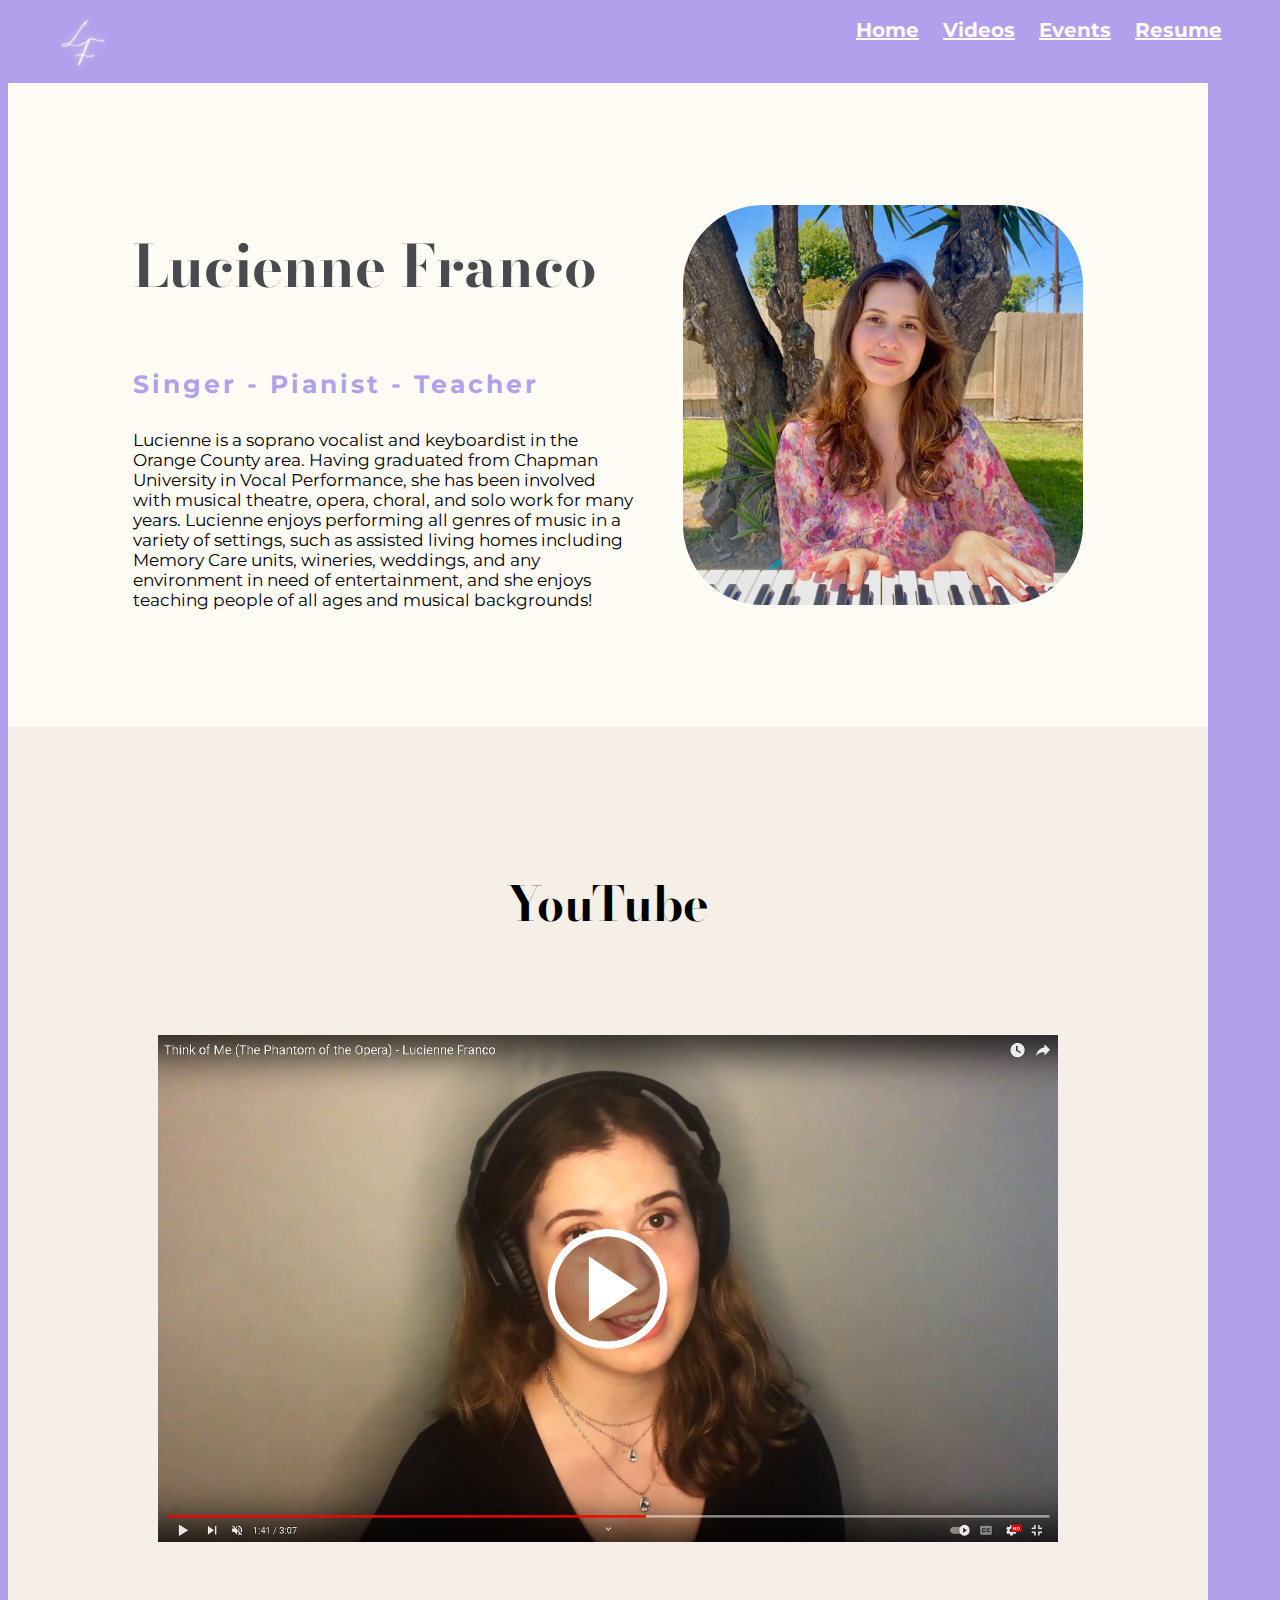
<file: index.html>
<!DOCTYPE html>
<html lang="en">
<head>
  <meta charset="UTF-8">
  <meta name="viewport" content="width=device-width, initial-scale=1.0">
  <link rel="preconnect" href="https://fonts.googleapis.com">
  <link rel="preconnect" href="https://fonts.gstatic.com" crossorigin>
  <link href="https://fonts.googleapis.com/css2?family=Bodoni+Moda:opsz,wght@6..96,500&family=Montserrat&display=swap" rel="stylesheet">
  <link rel="stylesheet" href="https://cdn.jsdelivr.net/npm/bootstrap@4.1.3/dist/css/bootstrap.min.css" integrity="sha384-MCw98/SFnGE8fJT3GXwEOngsV7Zt27NXFoaoApmYm81iuXoPkFOJwJ8ERdknLPMO" crossorigin="anonymous">
  <link rel="stylesheet" href="./css/styles.css">
  <title>Lucienne Franco</title>
</head>
<body>

  <nav class="navbar-background">
    <div class="navbar container">  
      <a href="./index.html"><img src="./assets/img/LF.png" class="title-logo" alt=""></a>
        <div class="links secondary-text">
            <a href="./index.html">Home</a>
            <a href="./public/videos.html" class="">Videos</a>
            <a href="./public/events.html" class="">Events</a>
            <a href="./public/resume.html" class="">Resume</a>
            <!-- <a href="./public/contact.html" class="">Contact</a> -->
        </div>
        <div class="dropdown">
          <button onclick="dropDown()" class="dropbtn">
            <img src="./assets/img/menu.svg" class="dropbtn" alt="">
          </button>
          <div id="myDropdown" class="dropdown-content">
            <a href="./index.html">Home</a>
            <a href="./public/videos.html" class="">Videos</a>
            <a href="./public/events.html" class="">Events</a>
            <a href="./public/resume.html" class="">Resume</a>
            <!-- <a href="./public/contact.html" class="">Contact</a> -->
          </div>
        </div> 
    </div>
  </nav>

  <div class="container primary-background primary-padding" id="hero">
    <div class="flexbox-horiz">
      <div class="flexbox-vert">
        <h1 class="title-top primary-text">Lucienne Franco</h1>
        <h2 class="title-bottom secondary-text">Singer - Pianist - Teacher</h2>
        <p class="secondary-text">
            Lucienne is a soprano vocalist and keyboardist in the Orange County area. Having graduated from Chapman University in Vocal Performance, 
            she has been involved with musical theatre, opera, choral, and solo work for many years. Lucienne enjoys performing all genres of music in a variety 
            of settings, such as assisted living homes including Memory Care units, wineries, weddings, and any environment in need of entertainment, and she 
            enjoys teaching people of all ages and musical backgrounds!
          </p>
      </div>
      <img src="./assets/img/lucienne.jpg" class="hero-image" alt="">
    </div>
  </div>
  
  <div class="container secondary-background primary-padding" id="youtube-section">
    <div class="youtube">
      <h2 class="primary-text">YouTube</h2>
      <a href="https://www.youtube.com/@luciennefranco3930"><img src="./assets/img/youtube.png" alt=""></a>
    </div>
  </div>

  <!-- <footer class="flexbox-horiz">
    <h5 class="secondary-text">Contact: </h5>
    <div class="flexbox-vert">
      <a href="./index.html">Home</a>
      <a href="./public/videos.html" class="">Videos</a>
      <a href="./public/events.html" class="">Events</a>
      <a href="./public/resume.html" class="">Resume</a> -->
      <!-- <a href="./public/contact.html" class="">Contact</a> -->
    <!-- </div>
  </footer> -->

<script src="./js/index.js"></script>
</body>
</html>
</file>
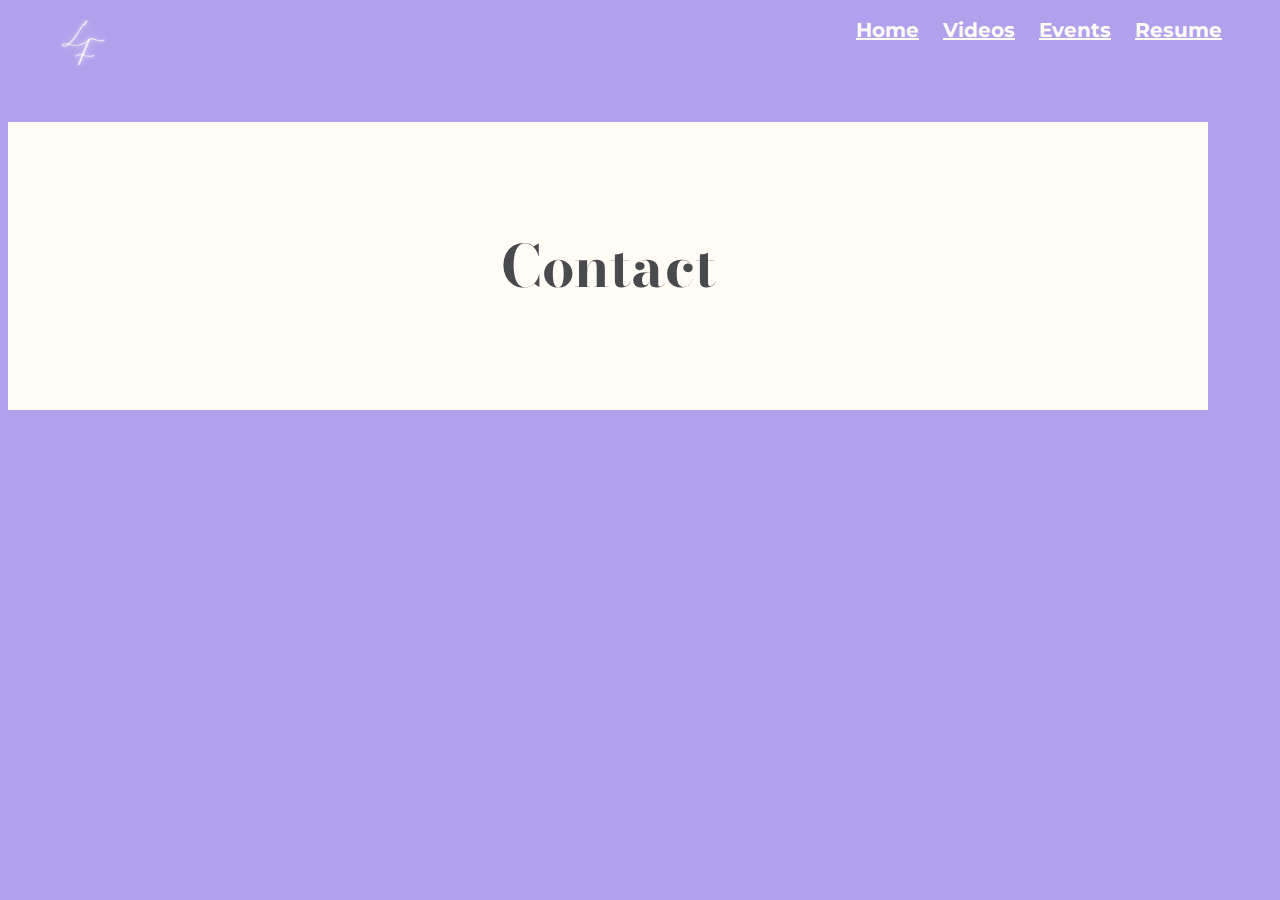
<file: public/contact.html>
<!DOCTYPE html>
<html lang="en">
<head>
  <meta charset="UTF-8">
  <meta name="viewport" content="width=device-width, initial-scale=1.0">
  <link rel="preconnect" href="https://fonts.googleapis.com">
  <link rel="preconnect" href="https://fonts.gstatic.com" crossorigin>
  <link href="https://fonts.googleapis.com/css2?family=Bodoni+Moda:opsz,wght@6..96,500&family=Montserrat&display=swap" rel="stylesheet">
  <link rel="stylesheet" href="https://cdn.jsdelivr.net/npm/bootstrap@4.1.3/dist/css/bootstrap.min.css" integrity="sha384-MCw98/SFnGE8fJT3GXwEOngsV7Zt27NXFoaoApmYm81iuXoPkFOJwJ8ERdknLPMO" crossorigin="anonymous">
  <link rel="stylesheet" href="../css/styles.css">
  <title>Lucienne Franco</title>
</head>
<body>

  <nav class="navbar-background">
    <div class="navbar container">  
        <a href="../index.html"><img src="../assets/img/LF.png" class="title-logo" alt=""></a>
        <div class="links secondary-text">
            <a href="../index.html">Home</a>
            <a href="../public/videos.html" class="">Videos</a>
            <a href="../public/events.html" class="">Events</a>
            <a href="../public/resume.html" class="">Resume</a>
            <!-- <a href="../public/contact.html" class="">Contact</a> -->
        </div>
        <div class="dropdown">
            <button onclick="dropDown()" class="dropbtn">
                <img src="../assets/img/menu.svg" class="dropbtn" alt="">
            </button>
            <div id="myDropdown" class="dropdown-content">
                <a href="../index.html">Home</a>
                <a href="../public/videos.html" class="">Videos</a>
                <a href="../public/events.html" class="">Events</a>
                <a href="../public/resume.html" class="">Resume</a>
                <!-- <a href="../public/contact.html" class="">Contact</a> -->
            </div>
        </div> 
    </div>
</nav>

  <div class="primary-background container" id="hero-alt">
    <div class="center-text">
        <h1 class="title-top primary-text primary-padding">Contact</h1>
        
    </div>
  </div>

</body>
</html>
</file>
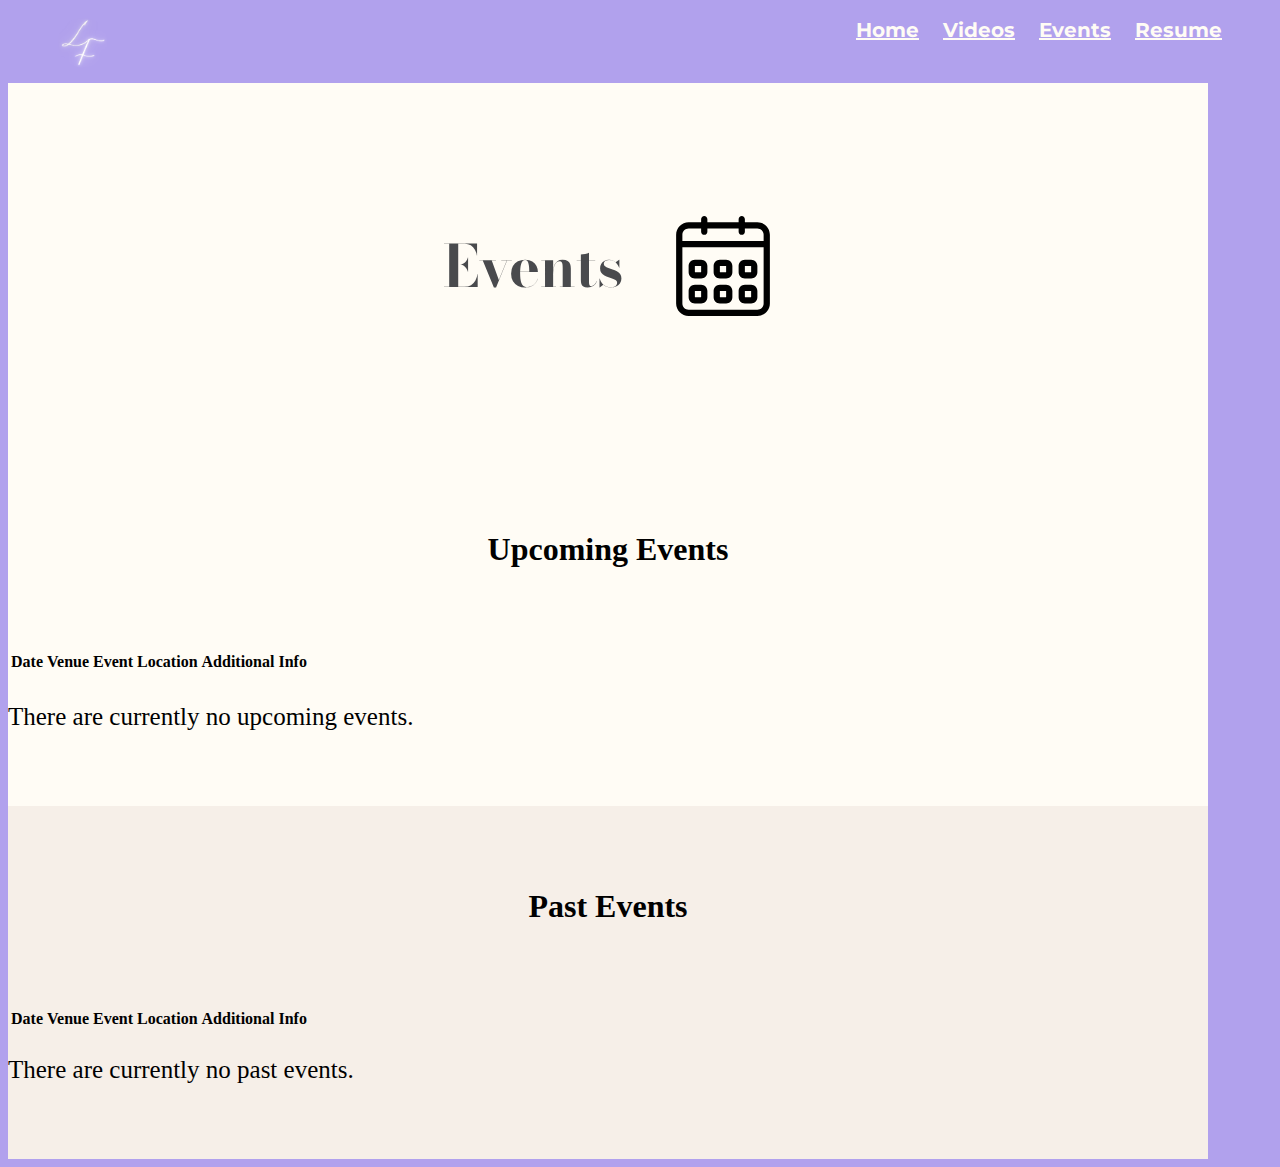
<file: public/events.html>
<!DOCTYPE html>
<html lang="en">
<head>
  <meta charset="UTF-8">
  <meta name="viewport" content="width=device-width, initial-scale=1.0">
  <link rel="preconnect" href="https://fonts.googleapis.com">
  <link rel="preconnect" href="https://fonts.gstatic.com" crossorigin>
  <link href="https://fonts.googleapis.com/css2?family=Bodoni+Moda:opsz,wght@6..96,500&family=Montserrat&display=swap" rel="stylesheet">
  <link rel="stylesheet" href="https://cdn.jsdelivr.net/npm/bootstrap@4.1.3/dist/css/bootstrap.min.css" integrity="sha384-MCw98/SFnGE8fJT3GXwEOngsV7Zt27NXFoaoApmYm81iuXoPkFOJwJ8ERdknLPMO" crossorigin="anonymous">
  <link rel="stylesheet" href="../css/styles.css">
  <title>Lucienne Franco</title>
</head>

<body>
    <nav class="navbar-background">
        <div class="navbar container">  
            <a href="../index.html"><img src="../assets/img/LF.png" class="title-logo" alt=""></a>
            <div class="links secondary-text">
                <a href="../index.html">Home</a>
                <a href="../public/videos.html" class="">Videos</a>
                <a href="../public/events.html" class="">Events</a>
                <a href="../public/resume.html" class="">Resume</a>
                <!-- <a href="../public/contact.html" class="">Contact</a> -->
            </div>
            <div class="dropdown">
                <button onclick="dropDown()" class="dropbtn">
                    <img src="../assets/img/menu.svg" class="dropbtn" alt="">
                </button>
                <div id="myDropdown" class="dropdown-content">
                    <a href="../index.html">Home</a>
                    <a href="../public/videos.html" class="">Videos</a>
                    <a href="../public/events.html" class="">Events</a>
                    <a href="../public/resume.html" class="">Resume</a>
                    <!-- <a href="../public/contact.html" class="">Contact</a> -->
                </div>
            </div> 
        </div>
    </nav>

    <div class="primary-background primary-padding container" id="hero-alt">
        <div class="flexbox-horiz">
            <h1 class="title-top primary-text">Events</h1>
            <img class="hero-image-alt" src="../assets/img/calendar.svg" alt="">
        </div>
    </div>

  
    <div class="event-schedule-area-two bg-color pad100 container primary-background" id="upcoming-events-table">
        <h3 class="event-list-title">Upcoming Events</h3>
        <div class="container">
            <div class="row">
                <div class="col-lg-12">
                    <div class="tab-content" id="myTabContent">
                        <div class="tab-pane fade active show" id="home" role="tabpanel">
                            <div class="table-responsive">
                                <table class="table">
                                    <thead>
                                        <tr>
                                            <th class="" scope="col">Date</th>
                                            <th scope="col">Venue </th>
                                            <th scope="col">Event</th>
                                            <th scope="col">Location </th>
                                            <th class="text-right" scope="col">Additional Info</th>
                                        </tr>
                                    </thead>
                                    <tbody>
                                        <tr class="inner-box">
                                            <th scope="row">
                                                <div class="event-date">
                                                    <!-- <span>Day</span>
                                                    <p>Month</p> -->
                                                </div>
                                            </th>
                                            <td>
                                                <div class="event-img">
                                                    <!-- <img src="" alt="" /> -->
                                                </div>
                                            </td>
                                            <td>
                                                <div class="event-wrap">
                                                    <!-- <h3>Event Name</h3>         
                                                    <div class="time">
                                                        <span>00:00 AM - 00:00 AM</span>
                                                    </div> -->
                                                </div>
                                            </td>
                                            <td>
                                                <div class="r-no">
                                                    <!-- <span>Address</span> -->
                                                </div>
                                            </td>
                                            <td>
                                                <div class="primary-btn">
                                                    <!-- <a class="btn btn-secondary disabled" href="#">Read More</a> -->
                                                </div>
                                            </td>
                                        </tr>
                                        <!-- <tr class="inner-box">
                                            <th scope="row">
                                                <div class="event-date">
                                                    <span>Day</span>
                                                    <p>Month</p>
                                                </div>
                                            </th>
                                            <td>
                                                <div class="event-img">
                                                    <img src="" alt="" />
                                                </div>
                                            </td>
                                            <td>
                                                <div class="event-wrap">
                                                    <h3>Event Name</h3>          
                                                    <div class="time">
                                                        <span>00:00 AM - 00:00 AM</span>
                                                    </div>
                                                </div>
                                            </td>
                                            <td>
                                                <div class="r-no">
                                                    <span>Address</span>
                                                </div>
                                            </td>
                                            <td>
                                                <div class="primary-btn">
                                                    <a class="btn btn-secondary disabled" href="#">Read More</a>
                                                </div>
                                            </td>
                                        </tr> -->
                                        <!-- <tr class="inner-box">
                                            <th scope="row">
                                                <div class="event-date">
                                                    <span>Day</span>
                                                    <p>Month</p>
                                                </div>
                                            </th>
                                            <td>
                                                <div class="event-img">
                                                    <img src="" alt="" />
                                                </div>
                                            </td>
                                            <td>
                                                <div class="event-wrap">
                                                    <h3>Event Name</h3>          
                                                    <div class="time">
                                                        <span>00:00 AM - 00:00 AM</span>
                                                    </div>
                                                </div>
                                            </td>
                                            <td>
                                                <div class="r-no">
                                                    <span>Address</span>
                                                </div>
                                            </td>
                                            <td>
                                                <div class="primary-btn">
                                                    <a class="btn btn-secondary disabled" href="#">Read More</a>
                                                </div>
                                            </td>
                                        </tr> -->
                                    </tbody>
                                </table>
                                <p>There are currently no upcoming events.</p>
                            </div>
                        </div>
                    </div>
                </div>
            </div>
        </div>
    </div>

    <div class="event-schedule-area-two bg-color pad100 container secondary-background" id="past-events-table">
        <h3  class="event-list-title">Past Events</h3>
        <div class="container">
            <div class="row">
                <div class="col-lg-12">
                    <div class="tab-content" id="myTabContent">
                        <div class="tab-pane fade active show" id="home" role="tabpanel">
                            <div class="table-responsive">
                                <table class="table">
                                    <thead>
                                        <tr>
                                            <th class="" scope="col">Date</th>
                                            <th scope="col">Venue </th>
                                            <th scope="col">Event</th>
                                            <th scope="col">Location </th>
                                            <th class="text-right" scope="col">Additional Info</th>
                                        </tr>
                                    </thead>
                                    <tbody>
                                        <!-- <tr class="inner-box">
                                            <th scope="row">
                                                <div class="event-date">
                                                    <span>Day</span>
                                                    <p>Month</p>
                                                </div>
                                            </th>
                                            <td>
                                                <div class="event-img">
                                                    <img src="" alt="" />
                                                </div>
                                            </td>
                                            <td>
                                                <div class="event-wrap">
                                                    <h3>Event Name</h3>          
                                                    <div class="time">
                                                        <span>00:00 AM - 00:00 AM</span>
                                                    </div>
                                                </div>
                                            </td>
                                            <td>
                                                <div class="r-no">
                                                    <span>Address</span>
                                                </div>
                                            </td>
                                            <td>
                                                <div class="primary-btn">
                                                    <a class="btn btn-secondary disabled" href="#">Read More</a>
                                                </div>
                                            </td>
                                        </tr>
                                        <tr class="inner-box">
                                            <th scope="row">
                                                <div class="event-date">
                                                    <span>Day</span>
                                                    <p>Month</p>
                                                </div>
                                            </th>
                                            <td>
                                                <div class="event-img">
                                                    <img src="" alt="" />
                                                </div>
                                            </td>
                                            <td>
                                                <div class="event-wrap">
                                                    <h3>Event Name</h3>          
                                                    <div class="time">
                                                        <span>00:00 AM - 00:00 AM</span>
                                                    </div>
                                                </div>
                                            </td>
                                            <td>
                                                <div class="r-no">
                                                    <span>Address</span>
                                                </div>
                                            </td>
                                            <td>
                                                <div class="primary-btn">
                                                    <a class="btn btn-secondary disabled" href="#">Read More</a>
                                                </div>
                                            </td>
                                        </tr>
                                        <tr class="inner-box">
                                            <th scope="row">
                                                <div class="event-date">
                                                    <span>Day</span>
                                                    <p>Month</p>
                                                </div>
                                            </th>
                                            <td>
                                                <div class="event-img">
                                                    <img src="" alt="" />
                                                </div>
                                            </td>
                                            <td>
                                                <div class="event-wrap">
                                                    <h3>Event Name</h3>          
                                                    <div class="time">
                                                        <span>00:00 AM - 00:00 AM</span>
                                                    </div>
                                                </div>
                                            </td>
                                            <td>
                                                <div class="r-no">
                                                    <span>Address</span>
                                                </div>
                                            </td>
                                            <td>
                                                <div class="primary-btn">
                                                    <a class="btn btn-secondary disabled" href="#">Read More</a>
                                                </div>
                                            </td>
                                        </tr> -->
                                    </tbody>
                                </table>
                                <p>There are currently no past events.</p>
                            </div>
                        </div>
                    </div>
                </div>
            </div>
        </div>
    </div>
    

<script src="../js/index.js"></script>
</body>
</html>
</file>
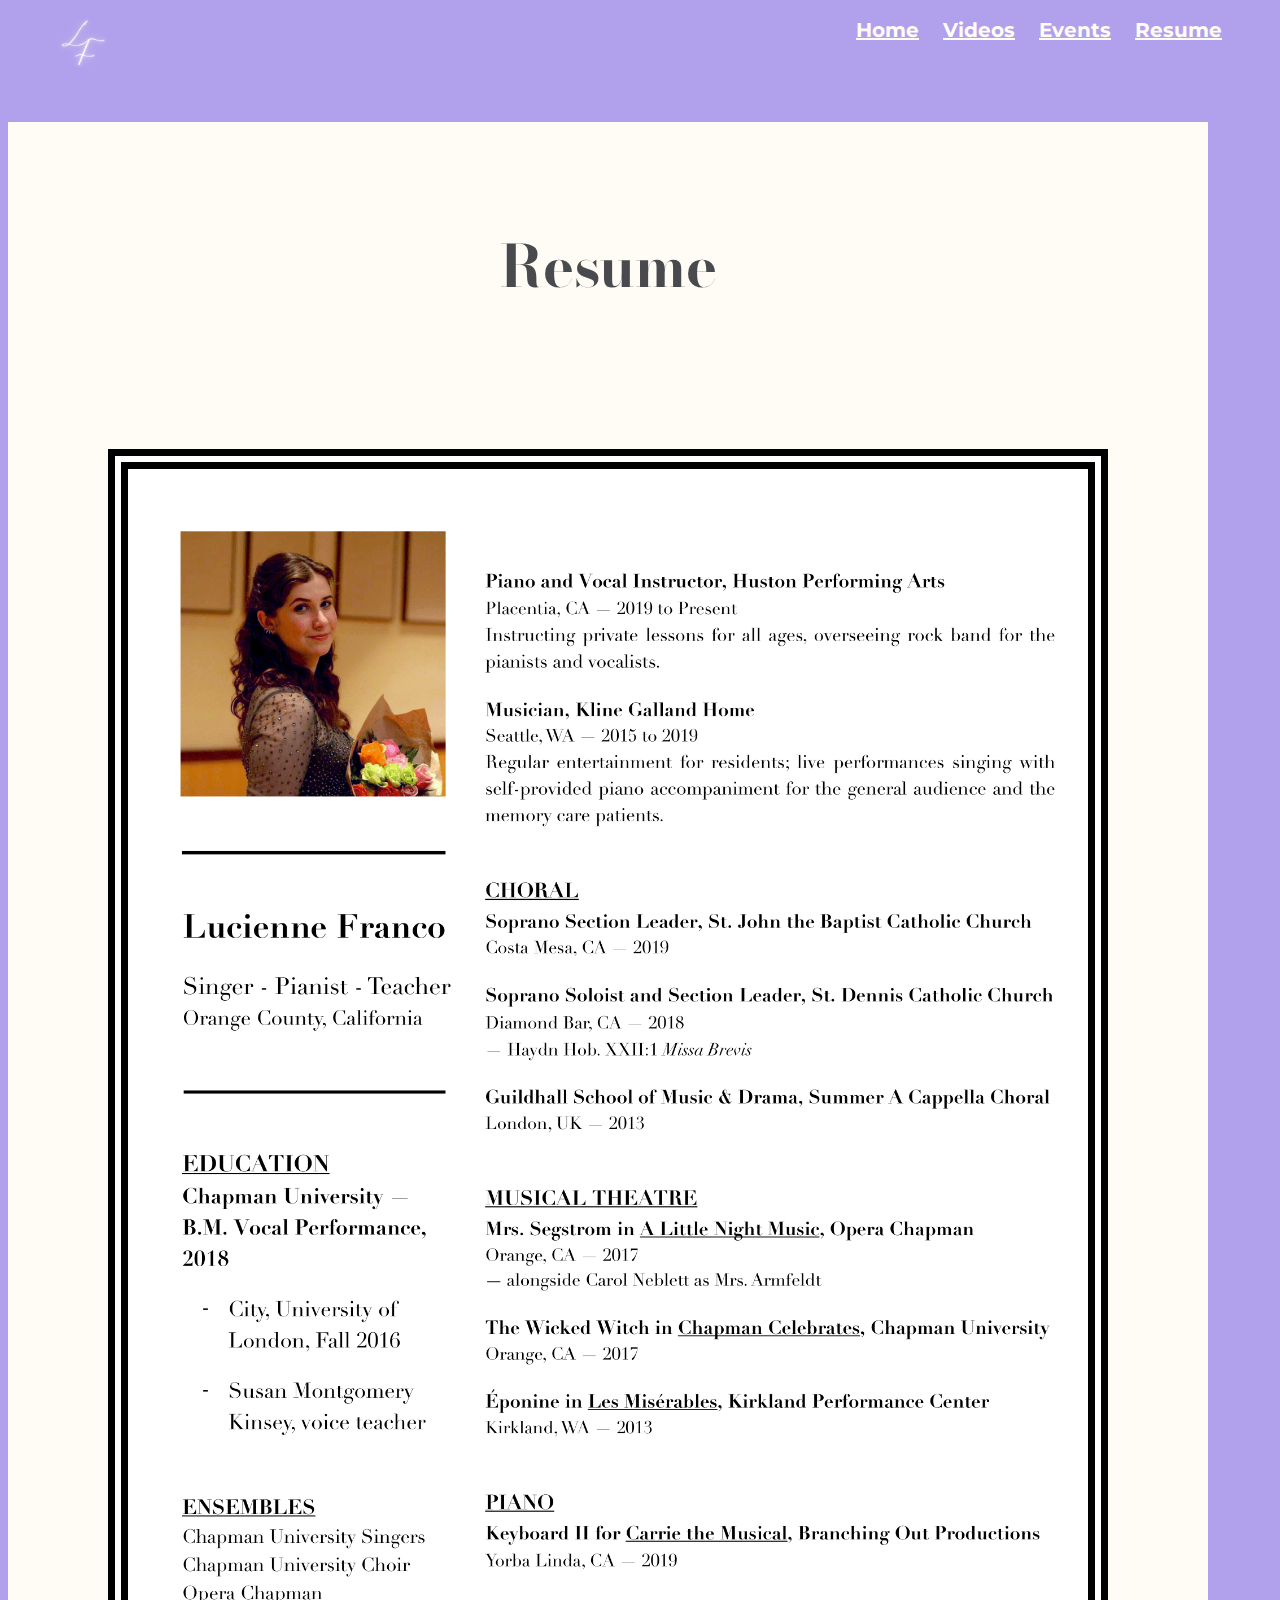
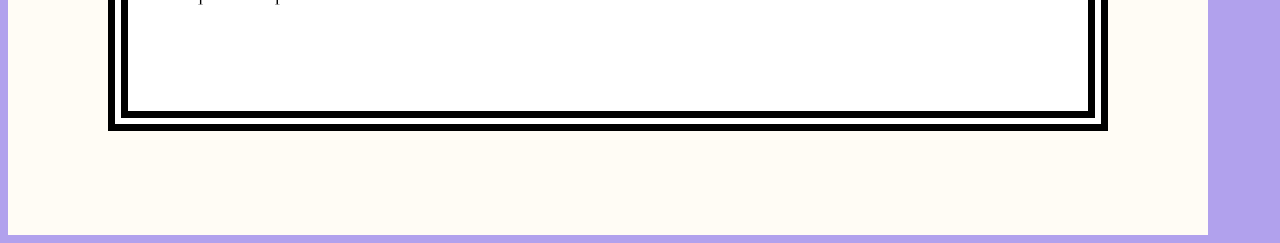
<file: public/resume.html>
<!DOCTYPE html>
<html lang="en">
<head>
  <meta charset="UTF-8">
  <meta name="viewport" content="width=device-width, initial-scale=1.0">
  <link rel="preconnect" href="https://fonts.googleapis.com">
  <link rel="preconnect" href="https://fonts.gstatic.com" crossorigin>
  <link href="https://fonts.googleapis.com/css2?family=Bodoni+Moda:opsz,wght@6..96,500&family=Montserrat&display=swap" rel="stylesheet">
  <link rel="stylesheet" href="https://cdn.jsdelivr.net/npm/bootstrap@4.1.3/dist/css/bootstrap.min.css" integrity="sha384-MCw98/SFnGE8fJT3GXwEOngsV7Zt27NXFoaoApmYm81iuXoPkFOJwJ8ERdknLPMO" crossorigin="anonymous">
  <link rel="stylesheet" href="../css/styles.css">
  <title>Lucienne Franco</title>
</head>
<body>

  <nav class="navbar-background">
    <div class="navbar container">  
        <a href="../index.html"><img src="../assets/img/LF.png" class="title-logo" alt=""></a>
        <div class="links secondary-text">
            <a href="../index.html">Home</a>
            <a href="../public/videos.html" class="">Videos</a>
            <a href="../public/events.html" class="">Events</a>
            <a href="../public/resume.html" class="">Resume</a>
            <!-- <a href="../public/contact.html" class="">Contact</a> -->
        </div>
        <div class="dropdown">
            <button onclick="dropDown()" class="dropbtn">
                <img src="../assets/img/menu.svg" class="dropbtn" alt="">
            </button>
            <div id="myDropdown" class="dropdown-content">
                <a href="../index.html">Home</a>
                <a href="../public/videos.html" class="">Videos</a>
                <a href="../public/events.html" class="">Events</a>
                <a href="../public/resume.html" class="">Resume</a>
                <!-- <a href="../public/contact.html" class="">Contact</a> -->
            </div>
        </div> 
    </div>
</nav>

  <div class="primary-background container" id="hero-alt">
    <div class="center-text">
        <h1 class="title-top primary-text primary-padding">Resume</h1>
        <div id="resume"> 
            <img src="../assets/img/lucyResume.png" alt="" width="80%">
        </div>
    </div>
  </div>
   
<script src="../js/index.js"></script>
</body>
</html>
</file>
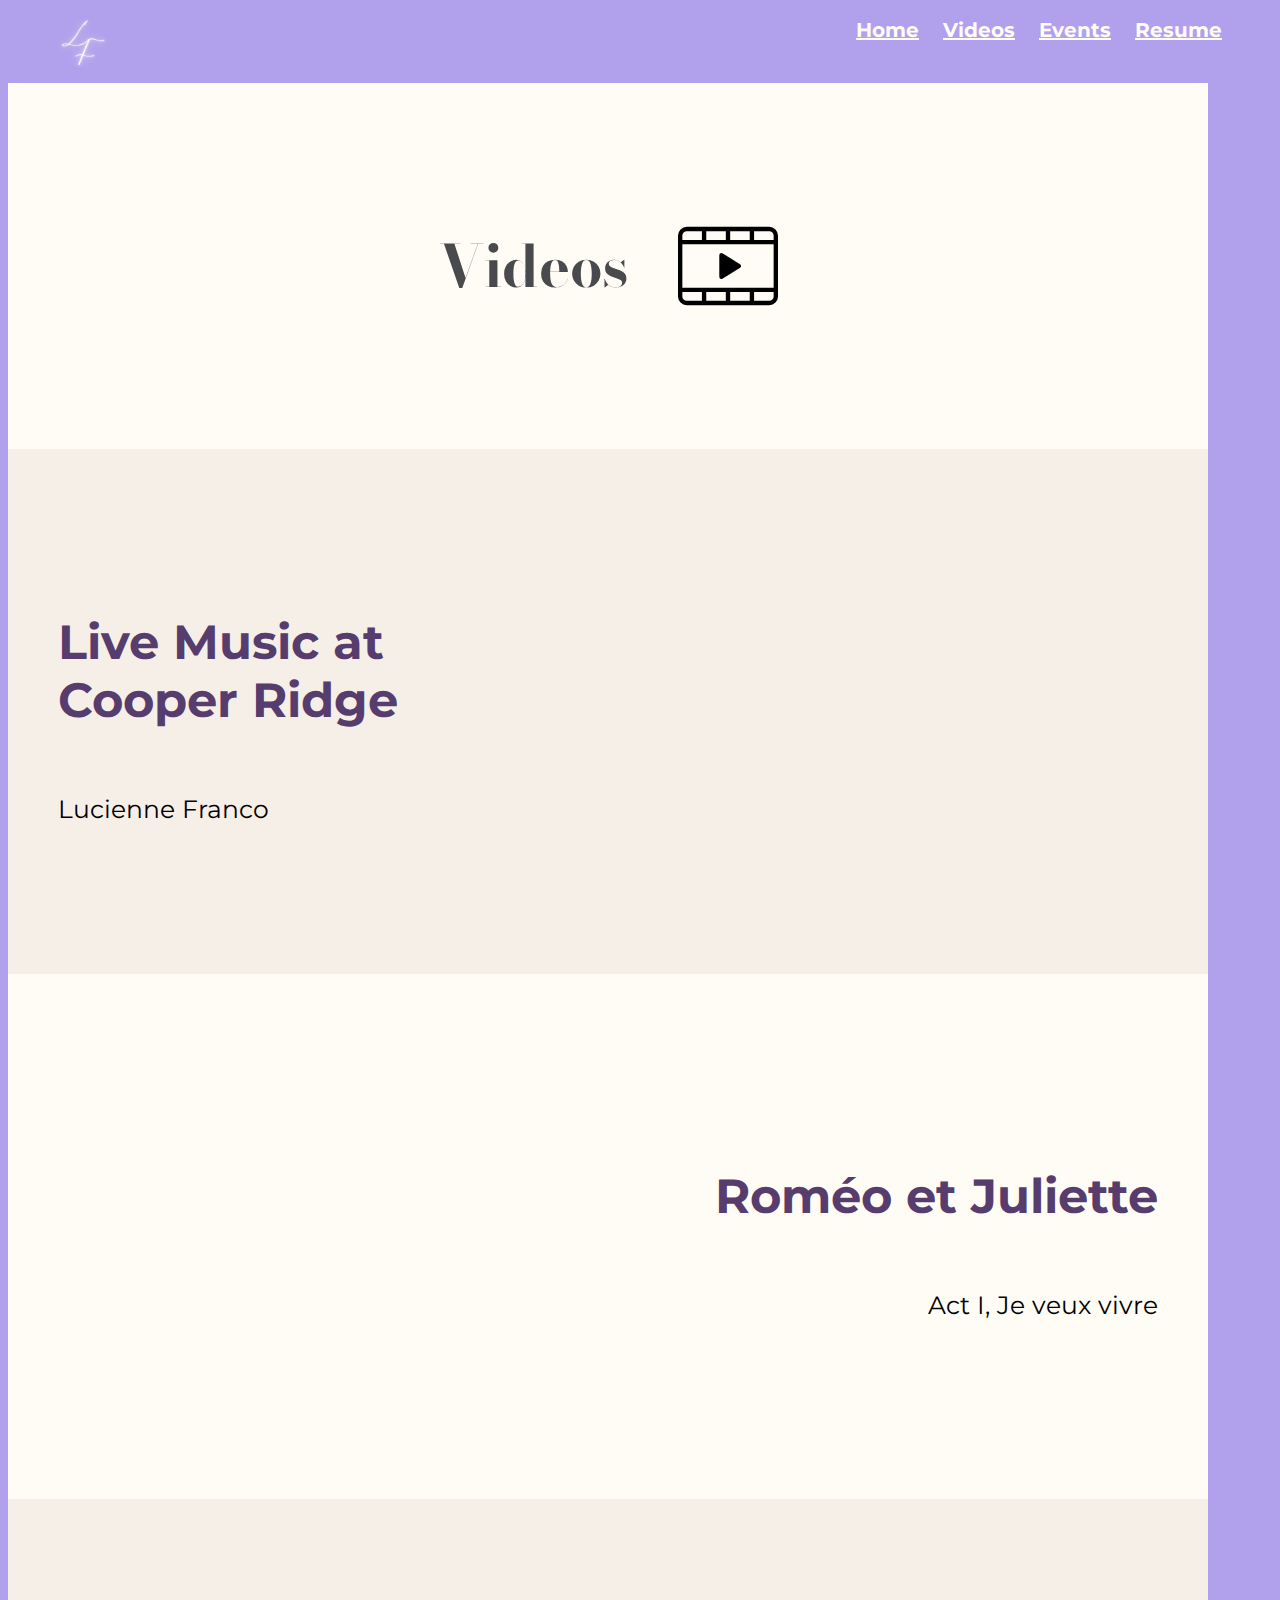
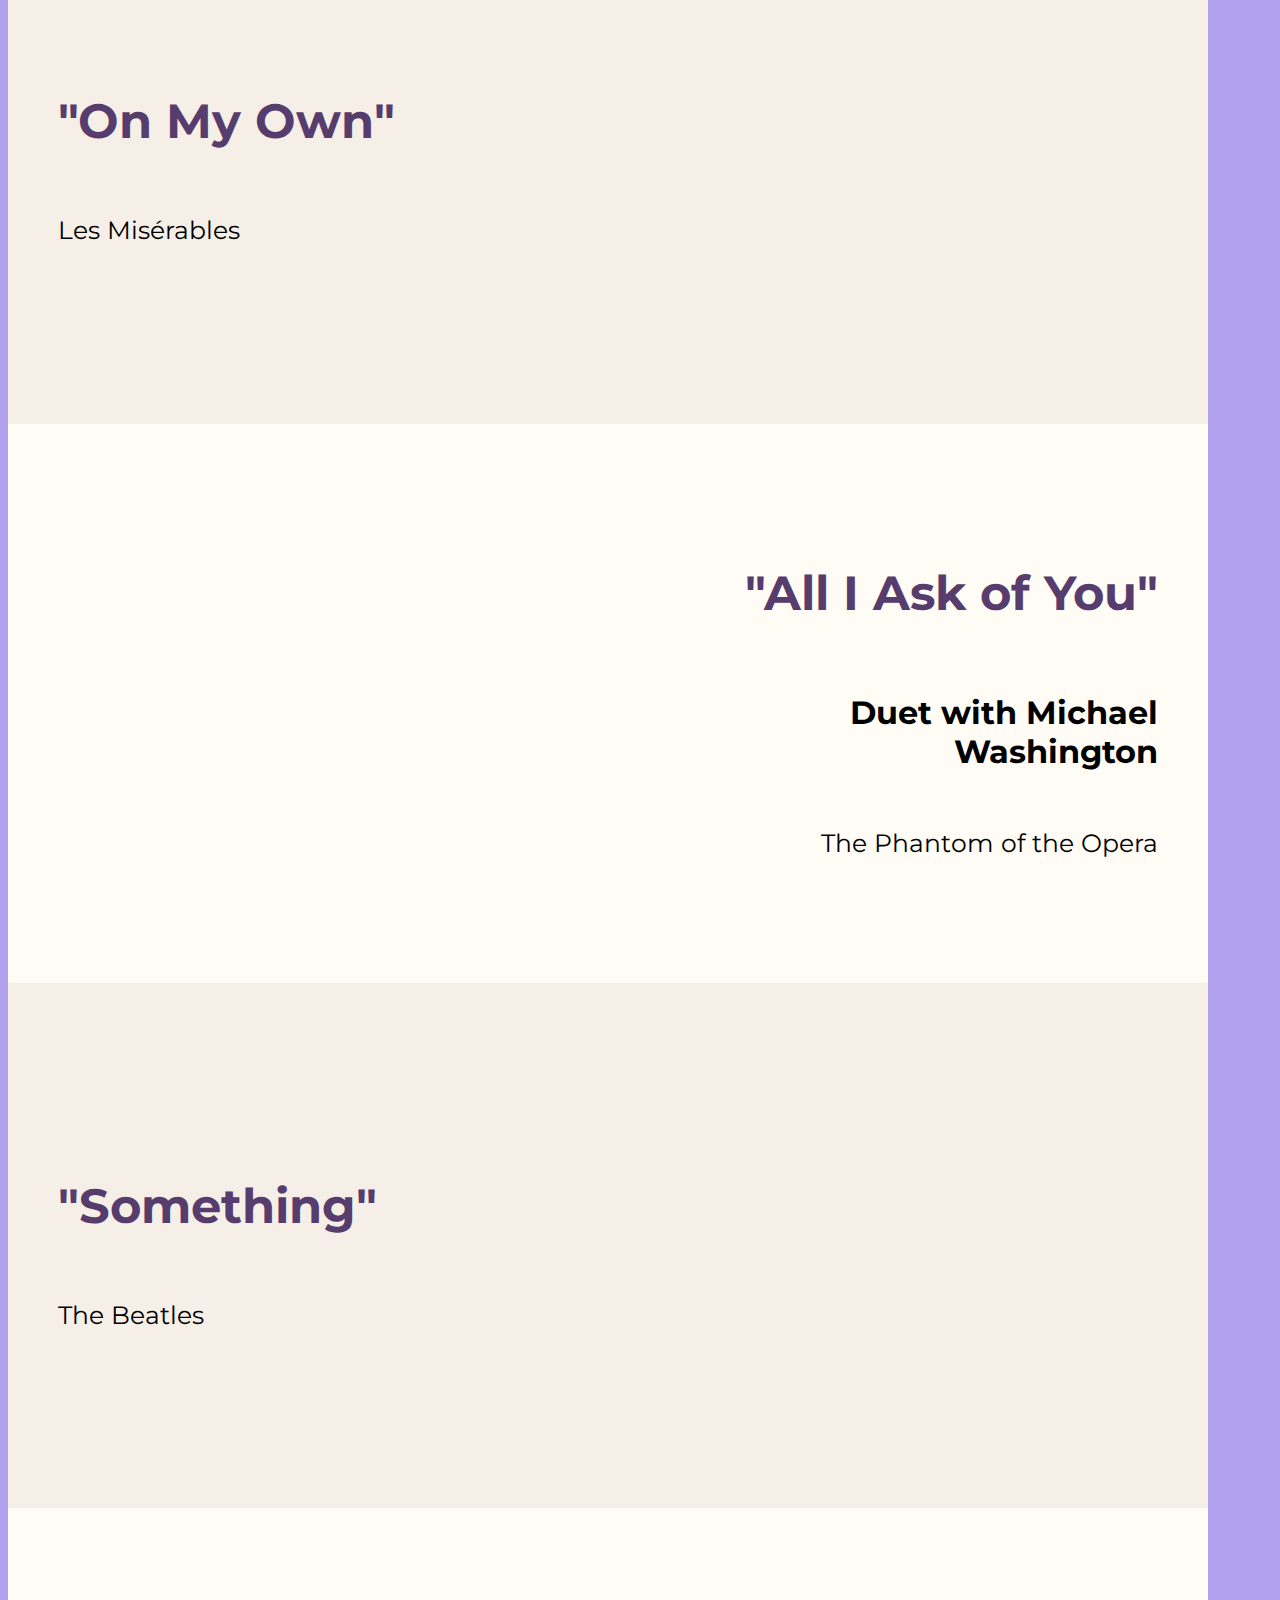
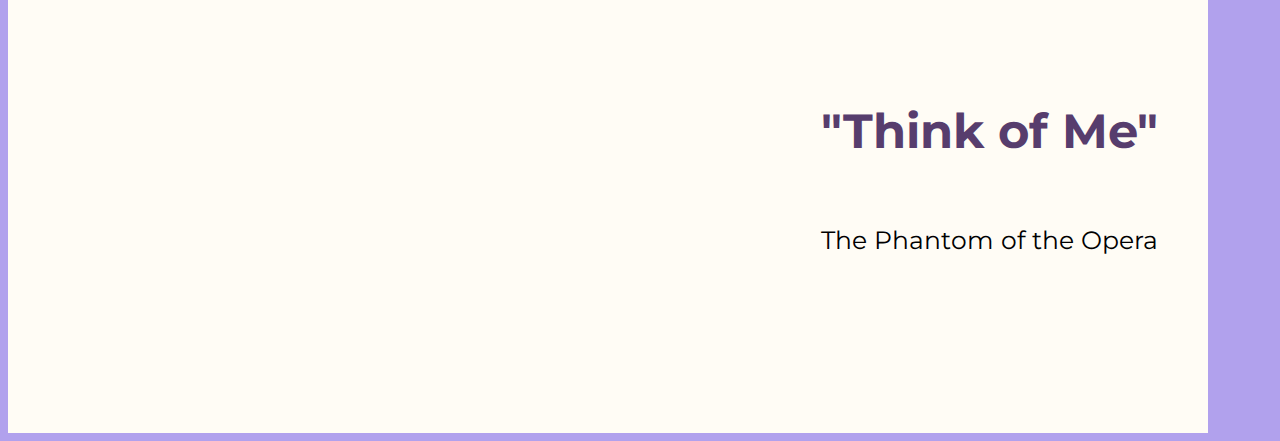
<file: public/videos.html>
<!DOCTYPE html>
<html lang="en">
<head>
  <meta charset="UTF-8">
  <meta name="viewport" content="width=device-width, initial-scale=1.0">
  <link rel="preconnect" href="https://fonts.googleapis.com">
  <link rel="preconnect" href="https://fonts.gstatic.com" crossorigin>
  <link href="https://fonts.googleapis.com/css2?family=Bodoni+Moda:opsz,wght@6..96,500&family=Montserrat&display=swap" rel="stylesheet">
  <link rel="stylesheet" href="https://cdn.jsdelivr.net/npm/bootstrap@4.1.3/dist/css/bootstrap.min.css" integrity="sha384-MCw98/SFnGE8fJT3GXwEOngsV7Zt27NXFoaoApmYm81iuXoPkFOJwJ8ERdknLPMO" crossorigin="anonymous">
  <link rel="stylesheet" href="../css/styles.css">
  <title>Lucienne Franco</title>
</head>
<body>

  <nav class="navbar-background">
    <div class="navbar container">  
        <a href="../index.html"><img src="../assets/img/LF.png" class="title-logo" alt=""></a>
        <div class="links secondary-text">
            <a href="../index.html">Home</a>
            <a href="../public/videos.html" class="">Videos</a>
            <a href="../public/events.html" class="">Events</a>
            <a href="../public/resume.html" class="">Resume</a>
            <!-- <a href="../public/contact.html" class="">Contact</a> -->
        </div>
        <div class="dropdown">
            <button onclick="dropDown()" class="dropbtn">
                <img src="../assets/img/menu.svg" class="dropbtn" alt="">
            </button>
            <div id="myDropdown" class="dropdown-content">
                <a href="../index.html">Home</a>
                <a href="../public/videos.html" class="">Videos</a>
                <a href="../public/events.html" class="">Events</a>
                <a href="../public/resume.html" class="">Resume</a>
                <!-- <a href="../public/contact.html" class="">Contact</a> -->
            </div>
        </div> 
    </div>
</nav>

  <div class="primary-background primary-padding container" id="hero-alt">
    <div class="flexbox-horiz">
        <h1 class="title-top primary-text">Videos</h1>
        <img class="hero-image-alt" src="../assets/img/videos.svg" alt="">
    </div>
  </div>
  <div>
    <div id="videos">

      <div class="secondary-background primary-padding container">
        <div class="flexbox-horiz">
          <div class="video-text flexbox-vert">
            <h2 class="secondary-text">Live Music at<br>Cooper Ridge</h2>
            <p class="secondary-text">Lucienne Franco</p>
          </div>
          <iframe width="450" height="315" src="https://www.youtube.com/embed/H91dTUvVoFA?si=eWaVYykuoIxT7V9s" title="YouTube video player" frameborder="0" allow="accelerometer; autoplay; clipboard-write; encrypted-media; gyroscope; picture-in-picture; web-share" allowfullscreen></iframe>
        </div>
      </div>

      <div class="primary-background primary-padding container">
        <div class="flexbox-horiz">
          <iframe id="video2" width="450" height="315" src="https://www.youtube.com/embed/su5YZa_3Pn0?si=DPfx_ADPMaj_W9Qn" title="YouTube video player" frameborder="0" allow="accelerometer; autoplay; clipboard-write; encrypted-media; gyroscope; picture-in-picture; web-share" allowfullscreen></iframe>
          <div class="video-text flexbox-vert">
            <h2 class="secondary-text">Roméo et Juliette</h2>
            <p class="secondary-text">Act I, Je veux vivre</p>
          </div>
        </div>
      </div>

      <div class="secondary-background primary-padding container">
        <div class="flexbox-horiz">
          <div class="video-text flexbox-vert">
            <h2 class="secondary-text">"On My Own"</h2>
            <p class="secondary-text">Les Misérables</p>
          </div>
          <iframe id="video3" width="450" height="315" src="https://www.youtube.com/embed/9yH3bFhrDQ0?si=7aL13oagIm-EoW60" title="YouTube video player" frameborder="0" allow="accelerometer; autoplay; clipboard-write; encrypted-media; gyroscope; picture-in-picture; web-share" allowfullscreen></iframe>
        </div>
      </div>

      <div class="primary-background primary-padding container">
        <div class="flexbox-horiz">
          <iframe id="video4" width="450" height="315" src="https://www.youtube.com/embed/PAuSeeNfZDU?si=kpAYAIWHBI1i82yj" title="YouTube video player" frameborder="0" allow="accelerometer; autoplay; clipboard-write; encrypted-media; gyroscope; picture-in-picture; web-share" allowfullscreen></iframe>
          <div class="video-text flexbox-vert">
            <h2 class="secondary-text">"All I Ask of You"</h2>
            <h3 class="secondary-text">Duet with Michael Washington</h3>
            <p class="secondary-text">The Phantom of the Opera</p>
          </div>
        </div>
      </div>

      <div class="secondary-background primary-padding container">
        <div class="flexbox-horiz">
          <div class="video-text flexbox-vert">
            <h2 class="secondary-text">"Something"</h2>
            <p class="secondary-text">The Beatles</p>
          </div>
          <iframe id="video5" width="450" height="315" src="https://www.youtube.com/embed/cShLUJ-fXpk?si=eb_giOOsrMqD1YwJ" title="YouTube video player" frameborder="0" allow="accelerometer; autoplay; clipboard-write; encrypted-media; gyroscope; picture-in-picture; web-share" allowfullscreen></iframe>
        </div>
      </div>

      <div class="primary-background primary-padding container">
        <div class="flexbox-horiz">
          <iframe id="video6" width="450" height="315" src="https://www.youtube.com/embed/RaSTXPfj4NY?si=TFJpPx-luQH-INTh" title="YouTube video player" frameborder="0" allow="accelerometer; autoplay; clipboard-write; encrypted-media; gyroscope; picture-in-picture; web-share" allowfullscreen></iframe>
          <div class="video-text flexbox-vert">
            <h2 class="secondary-text">"Think of Me"</h2>
            <p class="secondary-text">The Phantom of the Opera</p>
          </div>
        </div>
      </div>
    </div>
    
  <script src="../js/index.js"></script>
</body>
</html>
</file>
<file: css/styles.css>
:root {
    --primary-bg: #b1a1ed ;
    --color-2: #e8e8e8;
    --color-3: #ACBCFF;
    --color-4: #AEE2FF;
    --color-5: #E6FFFD;
    --color-6: #fffcf5;
    --color-7: #f6efe8;
    --text-primary: #494a4d;
    
  }


/* General Styling */

body {
    background-color: var(--primary-bg);
}

.container {
    max-width: 1200px;
}

.test {
    background-color: red;
}

.hidden {
    display: none;
}

.primary-background {
    background-color: var(--color-6);
}

.secondary-background {
    background-color: var(--color-7) ;
}

.primary-padding {
    padding-top: 100px;
    padding-bottom: 100px;
}

/* Fonts */

.primary-text {
    font-family: 'Bodoni Moda', serif;
}

.secondary-text {
    font-family: 'Montserrat', sans-serif;
}

h2 {
    font-size: 3rem;
}

h3 {
    font-size: 2rem;
}

p {
    font-size: 25px;
}

.bold {
    font-weight: bolder;
}

.center-text {
    text-align: center;
}

.flexbox-vert {
    display: flex;
    flex-direction: column;
}

.flexbox-horiz {
    display: flex;
    flex-wrap: wrap;
    flex-direction: row;
    justify-content: space-between;
    gap: 50px;
}

/* Navbar */

.navbar-background {
    background-color: var(--primary-bg);
}

.navbar {
    display: flex;
    padding-top: 10px;
    padding-bottom: 10px;
    justify-content: space-between;
    padding-left: 50px;
    padding-right: 50px;
}

.navbar > .links > a {
    padding-left: 20px;
}

a {
    font-weight: bold;
    font-size: 20px;
    color: var(--color-6);
}

a:hover{
    color: var(--color-3);
    text-decoration: none;
    transition: 200ms;
}

.navbar > h3 {
    font-size: 25px;
    color: var(--text-primary);
    text-align: left;
    margin-top: 5px;
    font-weight: lighter;
}

.navbar img {
    height: 50px;
    width: 50px;
    border-radius: 100%;
}

.navbar .dropdown {
    display: none;
}

 /* Dropdown  */

 .dropbtn {
    background-color: var(--primary-bg);
    color: white;
    font-size: 16px;
    border: none;
    cursor: pointer;
}

.dropdown {
    position: relative;
    display: inline-block;
}

.dropdown-content {
    display: none;
    position: absolute;
    right: -55px;
    top: 53px;
    background-color: var(--primary-bg);
    border-bottom-left-radius: 10%;
    min-width: 170px;
    box-shadow: 0px 16px 16px 0px rgba(0,0,0,0.2);
    z-index: 1;
}

.dropdown-content a {
    color: white;
    padding: 12px 16px;
    text-decoration: none;
    display: block;
}

.dropdown-content a:hover {
    color: var(--color-3);
    text-decoration: none;
    transition: 200ms;
}
  
.show {
    display:block;
} 

/* Footer */

footer {
    padding: 50px;
    text-align: center;
}

/* HOME */

.title-top {
    font-size: 58px;
    color: var(--text-primary);
    font-weight: bolder;
    white-space: nowrap;
}
.title-bottom {
    font-size: 25px;
    color: var(--primary-bg);
    letter-spacing: 3px;
    font-weight: bolder;
    white-space: nowrap;
}

.hero-image {
    height: 400px;
    width: 400px;
    border-radius: 20%;
    object-fit: cover;
}

.hero-image-alt {
    height: 100px;
}

#hero p {
    font-size: 17px;
    width: 500px;
    margin-top: 10px;
}

#hero .flexbox-horiz, #hero-alt .flexbox-horiz {
    justify-content: center;
    align-items: center;
    padding-left: 50px;
    padding-right: 50px;
}

.youtube > h2 {
    font-weight: bolder;
    text-align: center;
    padding-bottom: 50px;
}

.youtube > a > img {
    display: block;
    margin-right: auto;
    margin-left: auto;
    width: 75%;
    border: solid transparent 5px;
}

/* Home Animation */

.youtube > a > img:hover {
    border: solid var(--primary-bg) 5px;
    transition: 200ms;
}

/*  */

/* Videos Page */

#videos .flexbox-horiz {
    align-items: center;
    padding-left: 50px;
    padding-right: 50px;
}

#videos h3 {
    max-width: 500px;
}

#videos .primary-background h2, #videos .primary-background h3, #videos .primary-background p {
    text-align: right;
}

iframe {
    border: solid transparent 5px;
    border-radius: 5px;
}

iframe:hover {
    border: solid var(--primary-bg) 5px;
    transition: 200ms;
}

.video-text h2 {
    color:#573d6d;
}

/* Resume Page */

#resume img{
    border:double 20px;
    background-color: white;
    justify-content: center;
    margin-bottom: 100px;
}

/* Events Page */

.primary-btn {
    display: flex;
    justify-content: end;
}

#upcoming-events-table, #past-events-table {
    padding-top: 50px;
    padding-bottom: 50px;
}

.event-list-title {
    text-align: center; 
    padding-bottom: 50px;
}

.btn {
    background-color: #b1a1ed;
}
.btn:hover {
    background-color: #ACBCFF;
}

/* Device Adjustments */

@media (max-width: 1200px){
    body {
        text-align: center;
    }
    .container {
        max-width: 98%;
    }
    .flexbox-horiz {
        justify-content: space-evenly;
    }

    #videos .flexbox-horiz {
        flex-direction: column;
    }

    #videos .primary-background .flexbox-horiz {
        flex-direction: column-reverse;
    }

    #videos .primary-background h3, #videos .primary-background p {
        text-align: center;
    }
      
    
}

@media (max-width: 655px){
    .navbar .dropdown {
        display: inline-block;
    }

    .links {
        display: none;
    }
    
    nav ul .dropdown-logo {
        display: block;
        width: 50px;
        border: solid 5px;
    } 

    h2 {
        font-size: 29px;
    }

    .title-top {
        font-size: 29px;
    }
    .title-bottom {
        font-size: 13px;
        letter-spacing: 1.5px;
    }

    #hero p {
        font-size: 10px;
        width: 250px;
    }

    .hero-image {
        width: 200px;
        height: 200px;
    }
    .primary-padding {
        padding-top: 50px;
        padding-bottom: 50px;
    }

    #resume img {
        margin-bottom: 25px;
    }

    .hero-image-alt {
        height: 50px;
    }

    .event-list-title {
        font-size: 25px;
    }

    iframe {
        width: 225px;
        height: 190px;
    }

    .video-text h3 {
        font-size: 20px;
    }

    .video-text p {
        font-size: 15px;
    }
}

/* @media (max-width: 390px) {
    
} */
</file>
